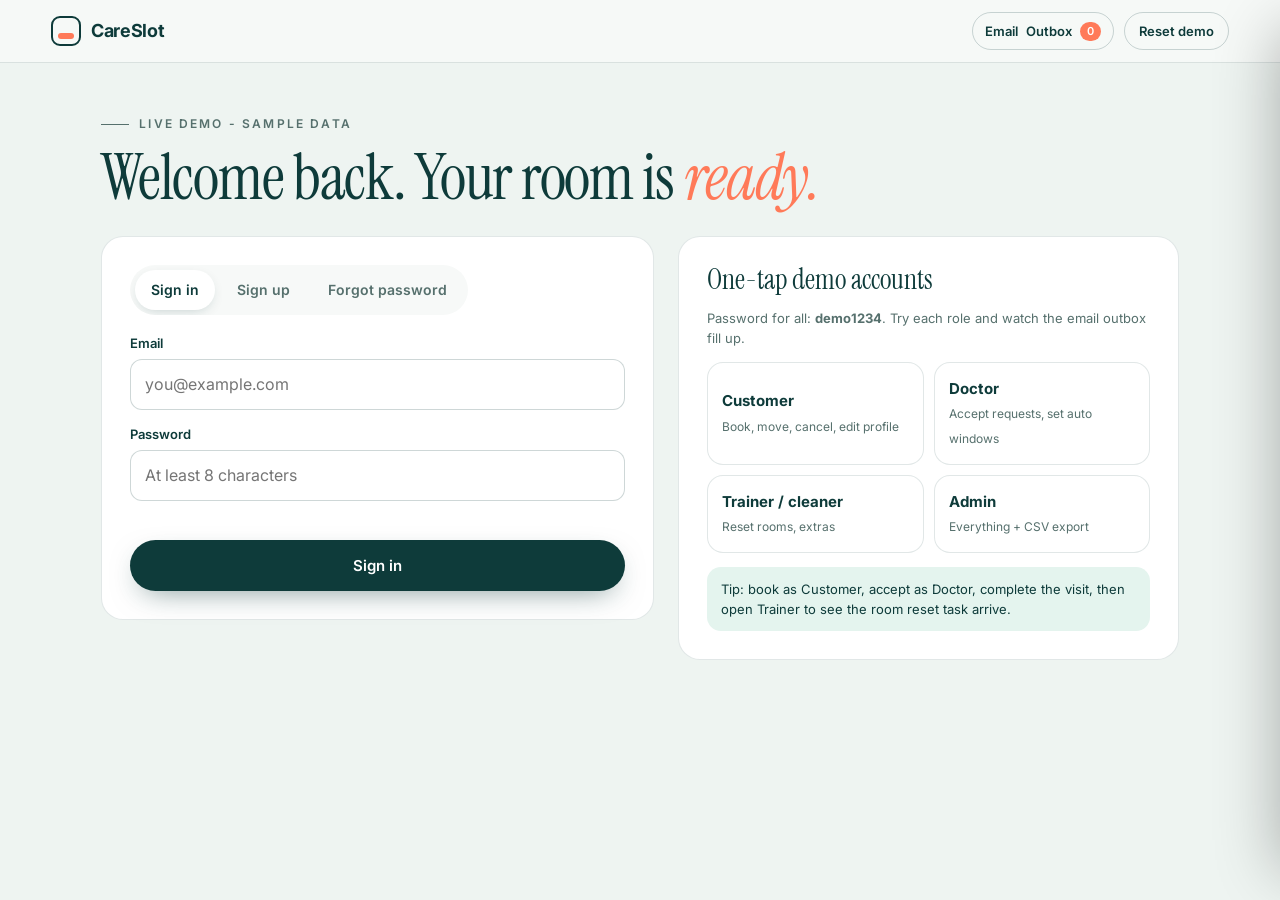
<file: app.html>
<!doctype html>
<html lang="en">
<head>
<meta charset="utf-8">
<meta name="viewport" content="width=device-width, initial-scale=1, viewport-fit=cover">
<title>CareSlot - Live demo</title>
<meta name="theme-color" content="#0E3B3A">
<link rel="preconnect" href="https://fonts.googleapis.com"><link rel="preconnect" href="https://fonts.gstatic.com" crossorigin>
<link href="https://fonts.googleapis.com/css2?family=Instrument+Serif:ital@0;1&family=Inter:wght@400;500;600;700&display=swap" rel="stylesheet">
<link rel="stylesheet" href="assets/css/site.css">
<link rel="stylesheet" href="assets/css/app.css">
<link rel="icon" href="data:image/svg+xml,%3Csvg xmlns='http://www.w3.org/2000/svg' viewBox='0 0 32 32'%3E%3Crect x='2' y='2' width='28' height='28' rx='8' fill='%230E3B3A'/%3E%3Crect x='8' y='19' width='16' height='5' rx='2.5' fill='%23FF7A59'/%3E%3C/svg%3E">
</head>
<body class="app">
<header class="abar">
  <a href="index.html" class="logo"><span class="logo-mark"></span>CareSlot</a>
  <div class="abar-r">
    <button class="obtn" data-a="outbox" title="Emails the system sent"><span class="hide-s">Email </span>Outbox <span class="badge" id="obCount">0</span></button>
    <span id="who"></span>
  </div>
</header>
<main id="app" class="app-main"></main>
<aside class="drawer" id="drawer" aria-hidden="true">
  <div class="drawer-h"><b>Email outbox</b><button data-a="closeOutbox" aria-label="Close">&times;</button></div>
  <p class="muted small" style="padding:0 18px">In the real system these go to the inbox. Here you can read them.</p>
  <div id="obList"></div>
</aside>
<div class="scrim" id="scrim" data-a="closeOutbox"></div>
<div class="toast" id="toast"><i>&#10003;</i><span id="toastMsg"></span></div>
<script src="assets/js/app.js"></script>
</body>
</html>
</file>
<file: assets/css/site.css>
:root{
  --paper:#F7F9F8; --paper-2:#EEF4F1; --mint:#CFEDE4; --mint-2:#E4F4EE; --mint-3:#A9DCCD;
  --teal:#0E3B3A; --teal-2:#1C5A57; --teal-3:#2F7A74; --ink-soft:#56706D;
  --coral:#FF7A59; --coral-soft:#FFE3DA; --line:rgba(14,59,58,.12); --line-2:rgba(14,59,58,.2);
  --night:#0A1C1B; --white:#fff;
  --serif:"Instrument Serif", Georgia, serif; --sans:"Inter", system-ui, -apple-system, Segoe UI, Roboto, sans-serif;
  --ease:cubic-bezier(.22,.8,.2,1); --r:22px; --gut:clamp(16px,4vw,56px);
}
*{box-sizing:border-box;margin:0;padding:0}
html{-webkit-text-size-adjust:100%}
html.lenis,html.lenis body{height:auto}
.lenis.lenis-smooth{scroll-behavior:auto!important}
body{background:var(--paper);color:var(--teal);font-family:var(--sans);font-size:16px;line-height:1.55;overflow-x:hidden;-webkit-font-smoothing:antialiased}
img,video,canvas{display:block;max-width:100%}
a{color:inherit;text-decoration:none}
button{font:inherit;color:inherit;background:none;border:0;cursor:pointer}
::selection{background:var(--coral);color:#fff}
.wrap{width:100%;max-width:1320px;margin:0 auto;padding:0 var(--gut)}
.serif{font-family:var(--serif);font-weight:400;letter-spacing:-.01em}
.eyebrow{font-size:12px;letter-spacing:.18em;text-transform:uppercase;font-weight:600;color:var(--ink-soft);display:inline-flex;align-items:center;gap:10px}
.eyebrow i{width:28px;height:1px;background:currentColor;display:inline-block}

/* buttons */
.btn{display:inline-flex;align-items:center;gap:10px;padding:14px 22px;border-radius:999px;font-weight:600;font-size:15px;transition:transform .5s var(--ease),background .4s,color .4s,box-shadow .4s;white-space:nowrap}
.btn-solid{background:var(--teal);color:#fff;box-shadow:0 10px 30px -12px rgba(14,59,58,.6)}
.btn-solid:hover{background:var(--teal-2);transform:translateY(-2px)}
.btn-ghost{border:1px solid var(--line-2)}
.btn-ghost:hover{background:var(--mint-2)}
.btn-coral{background:var(--coral);color:#fff;box-shadow:0 12px 30px -12px rgba(255,122,89,.8)}
.btn-coral:hover{transform:translateY(-2px)}
.btn .arr{transition:transform .5s var(--ease)}
.btn:hover .arr{transform:translateX(4px)}

/* nav */
.nav{position:fixed;inset:0 0 auto 0;z-index:50;padding:14px var(--gut);display:flex;align-items:center;justify-content:space-between;transition:background .5s,backdrop-filter .5s,color .6s,border-color .5s;border-bottom:1px solid transparent}
.nav.is-solid{background:rgba(247,249,248,.78);backdrop-filter:blur(14px) saturate(1.4);-webkit-backdrop-filter:blur(14px) saturate(1.4);border-color:var(--line)}
.nav.is-dark{color:#fff}
.logo{display:flex;align-items:center;gap:10px;font-weight:700;font-size:18px;letter-spacing:-.02em}
.logo-mark{width:30px;height:30px;border-radius:9px;border:2px solid currentColor;position:relative;flex:none}
.logo-mark::after{content:"";position:absolute;left:5px;right:5px;bottom:5px;height:6px;border-radius:3px;background:var(--coral)}
.nav-links{display:flex;gap:28px;font-size:14px;font-weight:500}
.nav-links a{opacity:.75;transition:opacity .3s}
.nav-links a:hover{opacity:1}
.nav .btn{padding:10px 18px;font-size:14px}
.nav.is-dark .btn-solid{background:#fff;color:var(--teal)}
@media (max-width:860px){.nav-links{display:none}}

/* HERO */
.hero{position:relative;height:420vh;background:var(--night)}
.hero-stage{position:sticky;top:0;height:100vh;height:100svh;overflow:hidden}
.hero-canvas{position:absolute;inset:0;width:100%;height:100%}
.hero-fallback{position:absolute;inset:0;background:url(../img/room-poster.jpg) center/cover;display:none}
.no-webgl .hero-fallback{display:block}
.hero-grain{position:absolute;inset:0;pointer-events:none;background:radial-gradient(120% 80% at 50% 110%,rgba(10,28,27,.35),transparent 60%)}
.hero-copy{position:absolute;left:var(--gut);right:var(--gut);bottom:clamp(28px,7vh,72px);display:grid;grid-template-columns:1fr auto;align-items:end;gap:24px;color:#fff;transition:color .8s}
.hero.is-lit .hero-copy{color:var(--teal)}
.hero h1{font-family:var(--serif);font-weight:400;font-size:clamp(52px,9.4vw,150px);line-height:.92;letter-spacing:-.025em;max-width:11ch}
.hero h1 em{font-style:italic;color:var(--coral)}
.hero-sub{margin-top:18px;max-width:440px;font-size:clamp(15px,1.3vw,18px);opacity:.82}
.hero-cta{margin-top:26px;display:flex;gap:12px;flex-wrap:wrap}
.hero .btn-ghost{border-color:currentColor}
.hero-clock{text-align:right;font-variant-numeric:tabular-nums}
.hero-clock .t{font-family:var(--serif);font-size:clamp(40px,5vw,72px);line-height:1}
.hero-clock .s{font-size:13px;letter-spacing:.14em;text-transform:uppercase;opacity:.7;margin-top:6px;min-height:1.4em}
.hero-progress{position:absolute;top:50%;right:var(--gut);transform:translateY(-50%);display:flex;flex-direction:column;gap:10px}
.hero-progress span{width:3px;height:26px;border-radius:2px;background:rgba(255,255,255,.25);transition:background .5s}
.hero.is-lit .hero-progress span{background:var(--line-2)}
.hero-progress span.on{background:var(--coral)!important}
.scroll-hint{white-space:nowrap;position:absolute;left:50%;top:clamp(80px,14vh,130px);transform:translateX(-50%);color:rgba(255,255,255,.7);font-size:12px;letter-spacing:.2em;text-transform:uppercase;display:flex;flex-direction:column;align-items:center;gap:10px;transition:opacity .6s}
.scroll-hint i{width:1px;height:44px;background:linear-gradient(rgba(255,255,255,.8),transparent);animation:drip 2.4s var(--ease) infinite}
@keyframes drip{0%{transform:scaleY(0);transform-origin:top}50%{transform:scaleY(1);transform-origin:top}51%{transform-origin:bottom}100%{transform:scaleY(0);transform-origin:bottom}}
@media (max-width:760px){
  .hero-copy{grid-template-columns:1fr;gap:14px}
  .hero-clock{text-align:left;order:-1;display:flex;align-items:baseline;gap:12px}
  .hero-clock .s{margin:0}
  .hero-progress{display:none}
  .hero-sub{max-width:none}
}

/* intro statement */
.statement{padding:clamp(100px,16vw,200px) 0 clamp(70px,10vw,130px)}
.statement p{font-family:var(--serif);font-size:clamp(34px,5.4vw,84px);line-height:1.04;letter-spacing:-.02em;max-width:17ch}
.statement .w{display:inline-block;opacity:.14;transition:opacity .2s}
.roles{display:grid;grid-template-columns:repeat(3,1fr);gap:16px;margin-top:clamp(50px,7vw,90px)}
.role{border-top:1px solid var(--line-2);padding-top:18px}
.role b{display:block;font-size:13px;letter-spacing:.14em;text-transform:uppercase;color:var(--ink-soft);margin-bottom:8px}
.role span{font-family:var(--serif);font-size:clamp(24px,2.6vw,34px);line-height:1.1}
.role .dot{display:inline-block;width:9px;height:9px;border-radius:50%;margin-right:8px;vertical-align:middle}
@media (max-width:760px){.roles{grid-template-columns:1fr}}

/* chapter shared */
.chapter{padding:clamp(70px,10vw,140px) 0;position:relative}
.ch-head{display:grid;grid-template-columns:auto 1fr;gap:clamp(18px,4vw,60px);align-items:start;margin-bottom:clamp(36px,5vw,70px)}
.ch-num{font-family:var(--serif);font-size:clamp(70px,10vw,160px);line-height:.8;color:transparent;-webkit-text-stroke:1px var(--line-2)}
.ch-head h2{font-family:var(--serif);font-weight:400;font-size:clamp(40px,6vw,92px);line-height:.98;letter-spacing:-.02em;max-width:14ch}
.ch-head h2 em{font-style:italic;color:var(--teal-3)}
.ch-head p{margin-top:18px;max-width:520px;color:var(--ink-soft);font-size:clamp(15px,1.25vw,18px)}
@media (max-width:760px){.ch-head{grid-template-columns:1fr}.ch-num{font-size:64px}}

.media{border-radius:var(--r);overflow:hidden;position:relative;background:var(--mint-2)}
.media img,.media video{width:100%;height:100%;object-fit:cover}
.media .cap{position:absolute;left:14px;bottom:14px;background:rgba(247,249,248,.86);backdrop-filter:blur(8px);-webkit-backdrop-filter:blur(8px);padding:7px 12px;border-radius:999px;font-size:12px;font-weight:600}
.parallax img{transform:scale(1.14)}

/* BOOK */
.book-grid{display:grid;grid-template-columns:1.25fr .9fr;gap:20px;align-items:stretch}
.book-grid>*,.doc-grid>*,.admin-shell>*,.grid2>*,.grid-auth>*,.finale-grid>*{min-width:0}
.card{background:#fff;border:1px solid var(--line);border-radius:var(--r);box-shadow:0 30px 60px -40px rgba(14,59,58,.35)}
.booker{padding:clamp(18px,2.4vw,30px)}
.docs{display:grid;grid-template-columns:repeat(3,1fr);gap:10px}
.doc{border:1px solid var(--line);border-radius:16px;padding:12px;text-align:left;display:flex;gap:10px;align-items:center;transition:border-color .3s,background .3s,transform .4s var(--ease)}
.doc:hover{transform:translateY(-2px)}
.doc.on{border-color:var(--teal);background:var(--mint-2)}
.avatar{width:38px;height:38px;border-radius:50%;display:grid;place-items:center;font-weight:700;font-size:13px;color:#fff;flex:none}
.doc small{display:block;color:var(--ink-soft);font-size:12px;line-height:1.3}
.doc strong{font-size:14px;line-height:1.2;display:block}
.days{display:flex;gap:8px;margin:20px 0 14px;overflow-x:auto;scrollbar-width:none;padding-bottom:2px}
.days::-webkit-scrollbar{display:none}
.day{flex:1 0 64px;border-radius:14px;padding:10px 6px;text-align:center;border:1px solid var(--line);transition:all .3s}
.day b{display:block;font-family:var(--serif);font-size:26px;font-weight:400;line-height:1}
.day small{font-size:11px;letter-spacing:.1em;text-transform:uppercase;color:var(--ink-soft)}
.day.on{background:var(--teal);color:#fff;border-color:var(--teal)}
.day.on small{color:var(--mint)}
.slots{display:grid;grid-template-columns:repeat(4,1fr);gap:8px}
.slot{padding:10px 0;border-radius:12px;border:1px solid var(--line);font-size:14px;font-weight:600;font-variant-numeric:tabular-nums;transition:all .3s}
.slot:hover:not(:disabled){border-color:var(--teal);background:var(--mint-2)}
.slot:disabled{color:#b5c4c1;text-decoration:line-through;cursor:not-allowed;background:var(--paper)}
.slot.on{background:var(--coral);border-color:var(--coral);color:#fff;box-shadow:0 10px 24px -10px rgba(255,122,89,.9)}
.legend{display:flex;gap:16px;margin-top:14px;font-size:12px;color:var(--ink-soft);flex-wrap:wrap}
.legend span::before{content:"";display:inline-block;width:10px;height:10px;border-radius:3px;margin-right:6px;vertical-align:-1px;background:var(--b)}
.ticket{padding:clamp(20px,2.4vw,30px);display:flex;flex-direction:column;gap:16px;background:var(--teal);color:#fff;border:0;position:relative;overflow:hidden}
.ticket::before{content:"";position:absolute;width:320px;height:320px;border-radius:50%;background:radial-gradient(var(--teal-3),transparent 70%);right:-120px;top:-140px;opacity:.7}
.ticket > *{position:relative}
.ticket .tk-label{font-size:12px;letter-spacing:.16em;text-transform:uppercase;color:var(--mint-3)}
.ticket .tk-time{font-family:var(--serif);font-size:clamp(54px,6vw,84px);line-height:.9}
.ticket .tk-row{display:flex;justify-content:space-between;border-top:1px solid rgba(255,255,255,.15);padding-top:12px;font-size:14px}
.ticket .tk-row span{color:var(--mint-3)}
.ticket .status{display:inline-flex;align-items:center;gap:8px;font-weight:600;font-size:14px}
.ticket .status i{width:9px;height:9px;border-radius:50%;background:var(--mint-3)}
.ticket.held .status i{background:var(--coral);box-shadow:0 0 0 0 rgba(255,122,89,.7);animation:pulse 1.8s infinite}
@keyframes pulse{70%{box-shadow:0 0 0 12px rgba(255,122,89,0)}100%{box-shadow:0 0 0 0 rgba(255,122,89,0)}}
.ticket .btn{justify-content:center;margin-top:auto}
.ticket .btn:disabled{opacity:.4;cursor:not-allowed;transform:none}
.book-media{display:grid;grid-template-columns:1fr 1fr;gap:20px;margin-top:20px}
.book-media .media{aspect-ratio:16/10}
@media (max-width:960px){.book-grid{grid-template-columns:1fr}.docs{grid-template-columns:1fr}.slots{grid-template-columns:repeat(3,1fr)}}
@media (max-width:560px){.book-media{grid-template-columns:1fr}}

/* DOCTOR */
.doctor{background:var(--mint-2)}
.doc-grid{display:grid;grid-template-columns:.85fr 1.15fr;gap:20px}
.doc-grid .media{min-height:420px}
.windows{padding:clamp(20px,2.6vw,34px)}
.windows h3{font-family:var(--serif);font-weight:400;font-size:30px;line-height:1.1}
.windows .sub{color:var(--ink-soft);font-size:14px;margin-top:4px}
.track{position:relative;height:74px;margin:30px 0 8px;border-radius:14px;background:repeating-linear-gradient(90deg,var(--paper) 0 calc(100%/12 - 1px),var(--line) calc(100%/12 - 1px) calc(100%/12))}
.band{position:absolute;top:0;bottom:0;border-radius:12px;background:linear-gradient(180deg,rgba(169,220,205,.95),rgba(169,220,205,.55));border:1px solid var(--mint-3);transform-origin:left;display:flex;align-items:flex-end;padding:6px 8px;font-size:11px;font-weight:700;color:var(--teal-2);letter-spacing:.04em}
.band::after{content:"";position:absolute;inset:-6px;border-radius:16px;box-shadow:0 0 30px 4px rgba(169,220,205,.8);opacity:.6;animation:breathe 3.2s ease-in-out infinite;pointer-events:none}
@keyframes breathe{50%{opacity:.15}}
.ticks{display:flex;justify-content:space-between;font-size:11px;color:var(--ink-soft);font-variant-numeric:tabular-nums}
.reqs{margin-top:22px;display:flex;flex-direction:column;gap:10px}
.req{display:flex;align-items:center;gap:12px;background:#fff;border:1px solid var(--line);border-radius:16px;padding:12px 14px;font-size:14px}
.req .avatar{width:32px;height:32px;font-size:12px}
.req .who{flex:1;min-width:0}
.req .who b{display:block}
.req .who small{color:var(--ink-soft)}
.pill{font-size:12px;font-weight:700;padding:6px 10px;border-radius:999px;white-space:nowrap}
.pill.auto{background:var(--mint);color:var(--teal-2)}
.pill.wait{background:var(--coral-soft);color:#c2482a}
.pill.no{background:#eef0ef;color:#7d8c8a}
.req .acts{display:flex;gap:6px}
.req .acts button{width:34px;height:34px;border-radius:50%;border:1px solid var(--line-2);display:grid;place-items:center;font-weight:700;transition:all .3s}
.req .acts button:hover{background:var(--teal);color:#fff}
.toggle-row{display:flex;justify-content:space-between;align-items:center;gap:12px;margin-top:20px;padding-top:18px;border-top:1px solid var(--line);font-size:14px}
.switch{width:50px;height:30px;border-radius:999px;background:var(--line-2);position:relative;transition:background .3s;flex:none}
.switch::after{content:"";position:absolute;top:3px;left:3px;width:24px;height:24px;border-radius:50%;background:#fff;transition:transform .4s var(--ease);box-shadow:0 2px 6px rgba(0,0,0,.2)}
.switch.on{background:var(--teal-3)}
.switch.on::after{transform:translateX(20px)}
@media (max-width:960px){.doc-grid{grid-template-columns:1fr}.doc-grid .media{min-height:0;aspect-ratio:16/11}}
@media (max-width:520px){.req{flex-wrap:wrap}.req .who{flex-basis:calc(100% - 50px)}}

/* RESET (night) */
.reset{background:var(--night);color:#fff;position:relative}
.reset-pin{height:300vh;position:relative}
.reset-stage{position:sticky;top:0;height:100vh;height:100svh;overflow:hidden;display:grid;grid-template-columns:1fr 1fr;align-items:center}
.reset-canvas{position:absolute;inset:0;width:100%;height:100%}
.reset-stage::before{content:"";position:absolute;inset:0;z-index:1;pointer-events:none;background:linear-gradient(90deg,rgba(10,28,27,.88) 0%,rgba(10,28,27,.55) 34%,transparent 58%)}
@media (max-width:860px){.reset-stage::before{background:linear-gradient(0deg,rgba(10,28,27,.94) 0%,rgba(10,28,27,.7) 42%,transparent 66%)}}
.reset-copy{position:relative;z-index:2;padding-left:var(--gut);max-width:560px}
.reset-copy .eyebrow{color:var(--mint-3)}
.reset-copy h2{font-family:var(--serif);font-weight:400;font-size:clamp(42px,6vw,96px);line-height:.96;letter-spacing:-.02em;margin-top:16px}
.reset-copy h2 em{color:var(--mint-3)}
.reset-copy p{margin-top:18px;color:rgba(255,255,255,.7);max-width:440px}
.task{margin-top:28px;background:rgba(255,255,255,.06);border:1px solid rgba(255,255,255,.12);backdrop-filter:blur(10px);-webkit-backdrop-filter:blur(10px);border-radius:18px;padding:16px;max-width:420px}
.task-top{display:flex;justify-content:space-between;font-size:12px;letter-spacing:.12em;text-transform:uppercase;color:var(--mint-3)}
.task h4{font-size:17px;margin:8px 0 10px}
.task ul{list-style:none;display:flex;flex-direction:column;gap:8px;font-size:14px}
.task li{display:flex;gap:10px;align-items:center;color:rgba(255,255,255,.55);transition:color .5s}
.task li i{width:18px;height:18px;border-radius:6px;border:1.5px solid rgba(255,255,255,.35);display:grid;place-items:center;font-style:normal;font-size:11px;transition:all .5s;flex:none}
.task li.done{color:#fff}
.task li.done i{background:var(--mint-3);border-color:var(--mint-3);color:var(--teal)}
.task li .x{margin-left:auto;font-size:11px;font-weight:700;color:var(--coral);letter-spacing:.06em;text-transform:uppercase}
.task-state{margin-top:12px;font-size:13px;font-weight:600;color:var(--coral)}
.task-state.ok{color:var(--mint-3)}
@media (max-width:860px){
  .reset-stage{grid-template-columns:1fr;align-items:end}
  .reset-copy{padding:0 var(--gut) clamp(24px,5vh,48px);max-width:none}
  .reset-copy h2{font-size:clamp(38px,11vw,60px)}
  .reset-copy p{display:none}
  .task{margin-top:16px;padding:12px}
  .task h4{font-size:15px;margin:6px 0 8px}
  .task ul{gap:6px;font-size:13px}
}
.reset-after{padding:clamp(70px,9vw,120px) 0}
.mosaic{display:grid;grid-template-columns:1.3fr 1fr 1fr;grid-template-rows:280px 280px;gap:16px}
.mosaic .media:nth-child(1){grid-row:span 2}
.mosaic .media .cap{background:rgba(10,28,27,.7);color:#fff}
.mosaic-note{margin-top:30px;display:flex;justify-content:space-between;gap:30px;flex-wrap:wrap;color:rgba(255,255,255,.65);font-size:15px}
.mosaic-note b{color:#fff;font-family:var(--serif);font-weight:400;font-size:clamp(26px,3vw,40px);display:block;line-height:1.1;max-width:18ch}
@media (max-width:860px){.mosaic{grid-template-columns:1fr 1fr;grid-template-rows:auto}.mosaic .media{aspect-ratio:1}.mosaic .media:nth-child(1){grid-column:span 2;grid-row:auto;aspect-ratio:16/10}}

/* ADMIN */
.admin-shell{display:grid;grid-template-columns:200px 1fr;overflow:hidden}
.side{background:var(--teal);color:#fff;padding:22px 16px;display:flex;flex-direction:column;gap:6px;font-size:14px}
.side .logo{margin-bottom:18px;font-size:16px}
.side a{padding:9px 12px;border-radius:10px;opacity:.7}
.side a.on{background:rgba(255,255,255,.1);opacity:1}
.main{padding:clamp(16px,2.4vw,28px);min-width:0}
.stats{display:grid;grid-template-columns:repeat(4,1fr);gap:12px}
.stat{border:1px solid var(--line);border-radius:16px;padding:14px}
.stat small{color:var(--ink-soft);font-size:12px}
.stat b{display:block;font-family:var(--serif);font-weight:400;font-size:36px;line-height:1.1;font-variant-numeric:tabular-nums}
.toolbar{display:flex;justify-content:space-between;align-items:center;gap:12px;margin:22px 0 12px;flex-wrap:wrap}
.chips{display:flex;gap:6px;flex-wrap:wrap}
.chip{padding:8px 14px;border-radius:999px;border:1px solid var(--line);font-size:13px;font-weight:600;transition:all .3s}
.chip.on{background:var(--teal);border-color:var(--teal);color:#fff}
.table-wrap{overflow-x:auto;border:1px solid var(--line);border-radius:16px}
table{width:100%;border-collapse:collapse;font-size:14px;min-width:560px}
th{text-align:left;font-size:11px;letter-spacing:.12em;text-transform:uppercase;color:var(--ink-soft);font-weight:600;padding:12px 14px;background:var(--paper)}
td{padding:12px 14px;border-top:1px solid var(--line);white-space:nowrap}
tr.fade-in{animation:rowin .6s var(--ease) both}
@keyframes rowin{from{opacity:0;transform:translateY(6px)}}
.tag{font-size:12px;font-weight:700;padding:4px 9px;border-radius:999px}
.tag.Confirmed{background:var(--mint);color:var(--teal-2)}
.tag.Pending{background:var(--coral-soft);color:#c2482a}
.tag.Cancelled{background:#eef0ef;color:#7d8c8a}
.tag.Completed{background:#e3ecff;color:#2d4fb0}
@media (max-width:860px){.admin-shell{grid-template-columns:1fr}.side{flex-direction:row;overflow-x:auto;padding:12px;gap:4px}.side .logo{display:none}.side a{white-space:nowrap}.stats{grid-template-columns:repeat(2,1fr)}}

/* features */
.feats{display:grid;grid-template-columns:repeat(3,1fr);border-top:1px solid var(--line)}
.feat{padding:30px 26px 34px 0;border-bottom:1px solid var(--line)}
.feat svg{width:30px;height:30px;stroke:var(--teal-3);fill:none;stroke-width:1.5}
.feat h4{font-size:17px;margin:16px 0 6px}
.feat p{color:var(--ink-soft);font-size:15px;max-width:34ch}
@media (max-width:860px){.feats{grid-template-columns:1fr 1fr}}
@media (max-width:540px){.feats{grid-template-columns:1fr}.feat{padding-right:0}}

/* finale */
.finale{padding:clamp(60px,8vw,110px) 0 clamp(70px,9vw,120px)}
.finale-grid{display:grid;grid-template-columns:1fr .7fr;gap:clamp(24px,5vw,80px);align-items:center}
.finale h2{font-family:var(--serif);font-weight:400;font-size:clamp(54px,8.6vw,140px);line-height:.92;letter-spacing:-.03em}
.finale h2 em{color:var(--coral)}
.finale p{color:var(--ink-soft);max-width:440px;margin:22px 0 28px;font-size:17px}
.finale .media{aspect-ratio:9/14;max-height:78vh;margin-left:auto;width:100%}
.finale .cta{display:flex;gap:12px;flex-wrap:wrap}
@media (max-width:860px){.finale-grid{grid-template-columns:1fr}.finale .media{aspect-ratio:4/5;max-height:none}}

footer{border-top:1px solid var(--line);padding:28px 0 40px;font-size:13px;color:var(--ink-soft)}
footer .wrap{display:flex;justify-content:space-between;gap:20px;flex-wrap:wrap}

/* toast */
.toast{position:fixed;left:50%;bottom:24px;transform:translate(-50%,calc(100% + 60px));visibility:hidden;background:var(--teal);color:#fff;padding:14px 18px;border-radius:16px;font-size:14px;z-index:90;display:flex;gap:12px;align-items:center;box-shadow:0 20px 50px -20px rgba(0,0,0,.5);transition:transform .7s var(--ease);max-width:calc(100% - 32px)}
.toast.show{transform:translate(-50%,0);visibility:visible}
.tk-time.empty{opacity:.3}
.toast i{width:26px;height:26px;border-radius:8px;background:var(--coral);display:grid;place-items:center;font-style:normal;flex:none}

[data-reveal]{opacity:0;transform:translateY(34px)}
.no-js [data-reveal],.reduced [data-reveal]{opacity:1;transform:none}
@media (prefers-reduced-motion:reduce){*{animation:none!important}}
</file>
<file: assets/css/app.css>
body.app{background:var(--paper-2);min-height:100vh}
.abar{position:sticky;top:0;z-index:40;display:flex;justify-content:space-between;align-items:center;gap:12px;padding:12px var(--gut);background:rgba(247,249,248,.85);backdrop-filter:blur(12px);-webkit-backdrop-filter:blur(12px);border-bottom:1px solid var(--line)}
.abar-r{display:flex;align-items:center;gap:10px;font-size:14px}
.obtn{padding:8px 12px;border-radius:999px;border:1px solid var(--line-2);font-size:13px;font-weight:600;display:flex;gap:8px;align-items:center}
.badge{background:var(--coral);color:#fff;border-radius:999px;font-size:11px;padding:1px 7px;min-width:20px;text-align:center}
.app-main{max-width:1180px;margin:0 auto;padding:clamp(20px,4vw,44px) var(--gut) 80px}
.muted{color:var(--ink-soft)}.small{font-size:13px}
h1.at{font-family:var(--serif);font-weight:400;font-size:clamp(38px,5vw,64px);line-height:1;letter-spacing:-.02em}
h1.at em{color:var(--coral)}
h3.st{font-family:var(--serif);font-weight:400;font-size:28px;line-height:1.1;margin-bottom:12px}
.pane{background:#fff;border:1px solid var(--line);border-radius:var(--r);padding:clamp(18px,2.6vw,28px)}
.grid2{display:grid;grid-template-columns:1fr 1fr;gap:18px}
.grid-auth{display:grid;grid-template-columns:1.05fr .95fr;gap:24px;align-items:start;margin-top:26px}
@media (max-width:860px){.grid2,.grid-auth{grid-template-columns:1fr}}
label{display:block;font-size:13px;font-weight:600;margin:14px 0 6px}
input,select,textarea{width:100%;font:inherit;font-size:16px;padding:12px 14px;border-radius:12px;border:1px solid var(--line-2);background:#fff;color:var(--teal);outline:none;transition:border-color .3s,box-shadow .3s}
input:focus,select:focus,textarea:focus{border-color:var(--teal-3);box-shadow:0 0 0 4px rgba(47,122,116,.12)}
.chk{display:flex;gap:10px;align-items:center;font-weight:500;margin-top:14px}
.chk input{width:18px;height:18px}
.tabs{display:flex;gap:6px;background:var(--paper);padding:5px;border-radius:999px;width:max-content;max-width:100%;overflow-x:auto;scrollbar-width:none}
.tabs::-webkit-scrollbar{display:none}
.tabs button{padding:9px 16px;border-radius:999px;font-size:14px;font-weight:600;white-space:nowrap;color:var(--ink-soft)}
.tabs button.on{background:#fff;color:var(--teal);box-shadow:0 4px 14px -6px rgba(14,59,58,.3)}
.row{display:flex;gap:10px;align-items:center;flex-wrap:wrap}
.between{justify-content:space-between}
.mt{margin-top:18px}.mt2{margin-top:28px}
.err{color:#c2482a;font-size:13px;margin-top:8px;min-height:1em}
.demo-acc{display:grid;grid-template-columns:1fr 1fr;gap:10px;margin-top:14px}
.demo-acc button{text-align:left;border:1px solid var(--line);border-radius:16px;padding:14px;transition:all .3s;background:#fff}
.demo-acc button:hover{border-color:var(--teal);background:var(--mint-2);transform:translateY(-2px)}
.demo-acc b{display:block;font-size:15px}
.demo-acc small{color:var(--ink-soft);font-size:12px}
.list{display:flex;flex-direction:column;gap:10px}
.item{display:flex;gap:12px;align-items:center;border:1px solid var(--line);border-radius:16px;padding:12px 14px;background:#fff;flex-wrap:wrap}
.item .grow{flex:1;min-width:160px}
.item b{display:block}
.sbtn{padding:8px 14px;border-radius:999px;border:1px solid var(--line-2);font-size:13px;font-weight:600;transition:all .3s;white-space:nowrap}
.sbtn:hover{background:var(--teal);color:#fff;border-color:var(--teal)}
.sbtn.danger:hover{background:#c2482a;border-color:#c2482a}
.sbtn.pri{background:var(--teal);color:#fff;border-color:var(--teal)}
.empty{padding:26px;text-align:center;color:var(--ink-soft);border:1px dashed var(--line-2);border-radius:16px}
.win{display:flex;gap:8px;align-items:center;margin-top:8px}
.win input{padding:8px 10px;font-size:14px;width:auto;flex:1}
.check li{list-style:none;display:flex;gap:10px;align-items:center;padding:8px 0;border-top:1px solid var(--line);font-size:14px}
.check li:first-child{border-top:0}
.check input{width:18px;height:18px;flex:none}
.drawer{position:fixed;top:0;right:0;bottom:0;width:min(420px,100%);background:#fff;z-index:80;transform:translateX(100%);transition:transform .6s var(--ease);overflow-y:auto;box-shadow:-30px 0 60px -30px rgba(0,0,0,.3)}
.drawer.open{transform:none}
.drawer-h{display:flex;justify-content:space-between;align-items:center;padding:18px;position:sticky;top:0;background:#fff;border-bottom:1px solid var(--line)}
.drawer-h button{font-size:26px;line-height:1}
.mail{margin:12px 18px;border:1px solid var(--line);border-radius:14px;padding:12px 14px;font-size:13px}
.mail b{display:block;font-size:14px;margin:2px 0 6px}
.mail pre{white-space:pre-wrap;font-family:inherit;color:var(--ink-soft)}
.mail .code{font-family:ui-monospace,Menlo,monospace;background:var(--mint-2);padding:2px 6px;border-radius:6px;color:var(--teal);font-weight:700}
.scrim{position:fixed;inset:0;background:rgba(10,28,27,.35);z-index:70;opacity:0;pointer-events:none;transition:opacity .5s}
.scrim.on{opacity:1;pointer-events:auto}
.reveal{animation:rowin .7s var(--ease) both}
.hint{background:var(--mint-2);border-radius:14px;padding:12px 14px;font-size:13px;margin-top:14px}
@media (max-width:560px){.demo-acc{grid-template-columns:1fr}.abar .obtn{padding:7px 10px;white-space:nowrap}.hide-s{display:none}}
.item .days{margin-top:6px}
</file>
